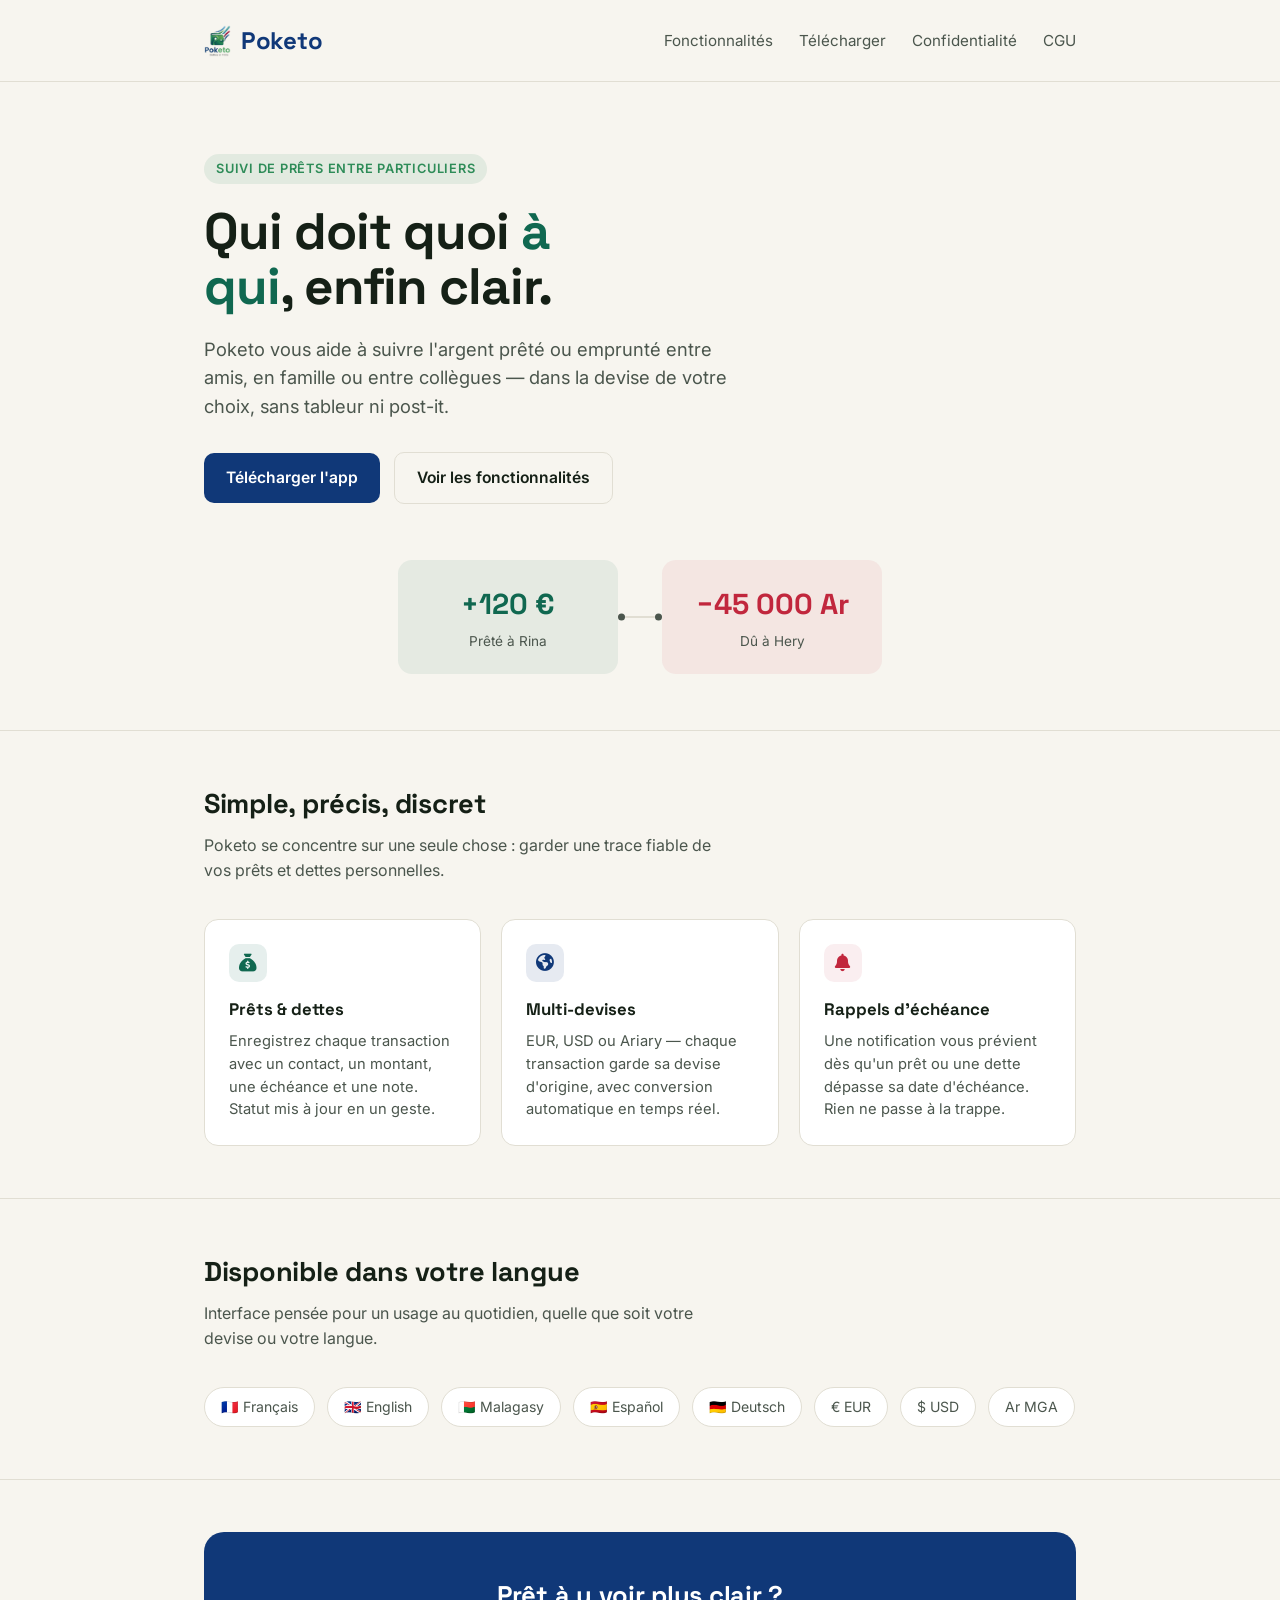
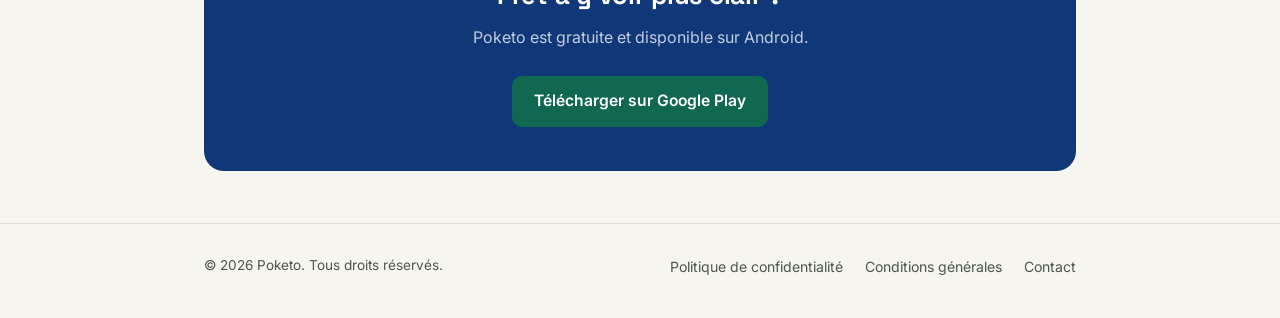
<file: index.html>
<!DOCTYPE html>
<html lang="fr">
<head>
<meta charset="UTF-8">
<meta name="viewport" content="width=device-width, initial-scale=1.0">
<title>Poketo — Suivez vos prêts et dettes entre proches</title>
<meta name="description" content="Poketo est l'application simple pour suivre l'argent prêté et emprunté entre proches, en EUR, USD ou Ariary.">
<link rel="preconnect" href="https://fonts.googleapis.com">
<link href="https://fonts.googleapis.com/css2?family=Space+Grotesk:wght@500;700&family=Inter:wght@400;500;600;700&display=swap" rel="stylesheet">
<link rel="stylesheet" href="https://cdnjs.cloudflare.com/ajax/libs/font-awesome/6.5.1/css/all.min.css">
<link rel="stylesheet" href="styles.css">
</head>
<body>

<header>
  <div class="wrap">
    <a href="index.html" class="logo"><img src="logo.png" alt="Poketo"><span class="pok">Poketo</span></a>
    <nav>
      <a href="#fonctionnalites">Fonctionnalités</a>
      <a href="#telecharger">Télécharger</a>
      <a href="confidentialite.html">Confidentialité</a>
      <a href="conditions.html">CGU</a>
    </nav>
  </div>
</header>

<main>
  <section class="hero">
    <div class="wrap">
      <span class="eyebrow">Suivi de prêts entre particuliers</span>
      <h1>Qui doit quoi <span class="accent">à qui</span>, enfin clair.</h1>
      <p class="lead">Poketo vous aide à suivre l'argent prêté ou emprunté entre amis, en famille ou entre collègues — dans la devise de votre choix, sans tableur ni post-it.</p>
      <div class="cta-row">
        <a href="#telecharger" class="btn btn-primary">Télécharger l'app</a>
        <a href="#fonctionnalites" class="btn btn-ghost">Voir les fonctionnalités</a>
      </div>

      <div class="balance">
        <div class="balance-side lend">
          <div class="amount">+120 €</div>
          <div class="label">Prêté à Rina</div>
        </div>
        <div class="balance-mid"></div>
        <div class="balance-side owe">
          <div class="amount">−45 000 Ar</div>
          <div class="label">Dû à Hery</div>
        </div>
      </div>
    </div>
  </section>

  <section class="section" id="fonctionnalites">
    <div class="wrap">
      <h2>Simple, précis, discret</h2>
      <p class="section-lead">Poketo se concentre sur une seule chose : garder une trace fiable de vos prêts et dettes personnelles.</p>
      <div class="grid3">
        <div class="card">
          <div class="icon" style="background:rgba(16,104,80,0.1);"><i class="fa-solid fa-sack-dollar" style="color:#106850;"></i></div>
          <h3>Prêts &amp; dettes</h3>
          <p>Enregistrez chaque transaction avec un contact, un montant, une échéance et une note. Statut mis à jour en un geste.</p>
        </div>
        <div class="card">
          <div class="icon" style="background:rgba(16,56,120,0.1);"><i class="fa-solid fa-earth-americas" style="color:#103878;"></i></div>
          <h3>Multi-devises</h3>
          <p>EUR, USD ou Ariary — chaque transaction garde sa devise d'origine, avec conversion automatique en temps réel.</p>
        </div>
        <div class="card">
          <div class="icon" style="background:rgba(193,39,61,0.08);"><i class="fa-solid fa-bell" style="color:#c1273d;"></i></div>
          <h3>Rappels d'échéance</h3>
          <p>Une notification vous prévient dès qu'un prêt ou une dette dépasse sa date d'échéance. Rien ne passe à la trappe.</p>
        </div>
      </div>
    </div>
  </section>

  <section class="section">
    <div class="wrap">
      <h2>Disponible dans votre langue</h2>
      <p class="section-lead">Interface pensée pour un usage au quotidien, quelle que soit votre devise ou votre langue.</p>
      <div class="strip">
        <span class="pill">🇫🇷 Français</span>
        <span class="pill">🇬🇧 English</span>
        <span class="pill">🇲🇬 Malagasy</span>
        <span class="pill">🇪🇸 Español</span>
        <span class="pill">🇩🇪 Deutsch</span>
        <span class="pill">€ EUR</span>
        <span class="pill">$ USD</span>
        <span class="pill">Ar MGA</span>
      </div>
    </div>
  </section>

  <section class="section" id="telecharger">
    <div class="wrap">
      <div class="cta-block">
        <h2>Prêt à y voir plus clair ?</h2>
        <p>Poketo est gratuite et disponible sur Android.</p>
        <a href="#" class="btn btn-primary">Télécharger sur Google Play</a>
      </div>
    </div>
  </section>
</main>

<footer>
  <div class="wrap">
    <div class="copyright">© 2026 Poketo. Tous droits réservés.</div>
    <div class="foot-links">
      <a href="confidentialite.html">Politique de confidentialité</a>
      <a href="conditions.html">Conditions générales</a>
      <a href="mailto:contact@poketo.app">Contact</a>
    </div>
  </div>
</footer>

</body>
</html>
</file>
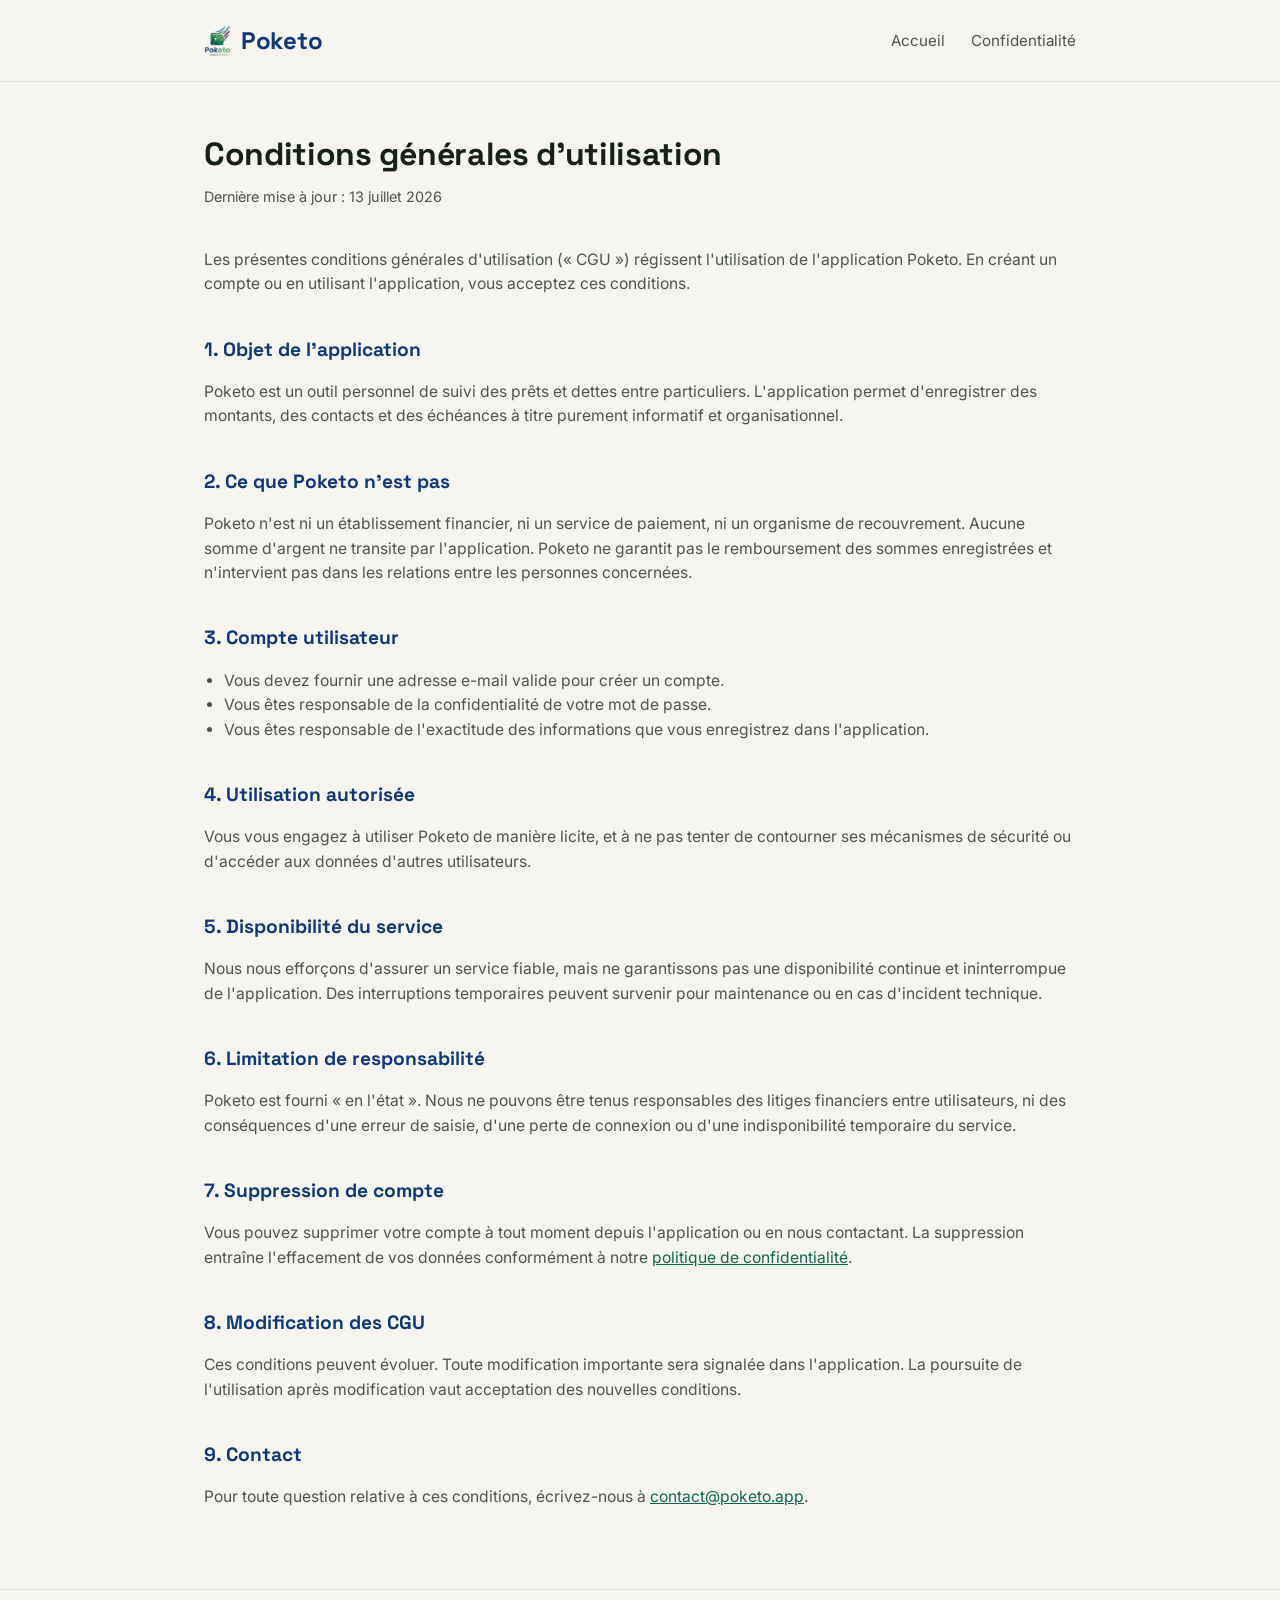
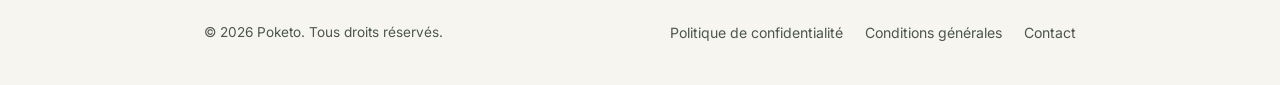
<file: conditions.html>
<!DOCTYPE html>
<html lang="fr">
<head>
<meta charset="UTF-8">
<meta name="viewport" content="width=device-width, initial-scale=1.0">
<title>Conditions générales d'utilisation — Poketo</title>
<link rel="preconnect" href="https://fonts.googleapis.com">
<link href="https://fonts.googleapis.com/css2?family=Space+Grotesk:wght@500;700&family=Inter:wght@400;500;600;700&display=swap" rel="stylesheet">
<link rel="stylesheet" href="styles.css">
</head>
<body class="legal">

<header>
  <div class="wrap">
    <a href="index.html" class="logo"><img src="logo.png" alt="Poketo"><span class="pok">Poketo</span></a>
    <nav>
      <a href="index.html">Accueil</a>
      <a href="confidentialite.html">Confidentialité</a>
    </nav>
  </div>
</header>

<main>
  <div class="wrap">
    <h1>Conditions générales d'utilisation</h1>
    <p class="updated">Dernière mise à jour : 13 juillet 2026</p>

    <p>Les présentes conditions générales d'utilisation (« CGU ») régissent l'utilisation de l'application Poketo. En créant un compte ou en utilisant l'application, vous acceptez ces conditions.</p>

    <h2>1. Objet de l'application</h2>
    <p>Poketo est un outil personnel de suivi des prêts et dettes entre particuliers. L'application permet d'enregistrer des montants, des contacts et des échéances à titre purement informatif et organisationnel.</p>

    <h2>2. Ce que Poketo n'est pas</h2>
    <p>Poketo n'est ni un établissement financier, ni un service de paiement, ni un organisme de recouvrement. Aucune somme d'argent ne transite par l'application. Poketo ne garantit pas le remboursement des sommes enregistrées et n'intervient pas dans les relations entre les personnes concernées.</p>

    <h2>3. Compte utilisateur</h2>
    <ul>
      <li>Vous devez fournir une adresse e-mail valide pour créer un compte.</li>
      <li>Vous êtes responsable de la confidentialité de votre mot de passe.</li>
      <li>Vous êtes responsable de l'exactitude des informations que vous enregistrez dans l'application.</li>
    </ul>

    <h2>4. Utilisation autorisée</h2>
    <p>Vous vous engagez à utiliser Poketo de manière licite, et à ne pas tenter de contourner ses mécanismes de sécurité ou d'accéder aux données d'autres utilisateurs.</p>

    <h2>5. Disponibilité du service</h2>
    <p>Nous nous efforçons d'assurer un service fiable, mais ne garantissons pas une disponibilité continue et ininterrompue de l'application. Des interruptions temporaires peuvent survenir pour maintenance ou en cas d'incident technique.</p>

    <h2>6. Limitation de responsabilité</h2>
    <p>Poketo est fourni « en l'état ». Nous ne pouvons être tenus responsables des litiges financiers entre utilisateurs, ni des conséquences d'une erreur de saisie, d'une perte de connexion ou d'une indisponibilité temporaire du service.</p>

    <h2>7. Suppression de compte</h2>
    <p>Vous pouvez supprimer votre compte à tout moment depuis l'application ou en nous contactant. La suppression entraîne l'effacement de vos données conformément à notre <a href="confidentialite.html">politique de confidentialité</a>.</p>

    <h2>8. Modification des CGU</h2>
    <p>Ces conditions peuvent évoluer. Toute modification importante sera signalée dans l'application. La poursuite de l'utilisation après modification vaut acceptation des nouvelles conditions.</p>

    <h2>9. Contact</h2>
    <p>Pour toute question relative à ces conditions, écrivez-nous à <a href="mailto:contact@poketo.app">contact@poketo.app</a>.</p>
  </div>
</main>

<footer>
  <div class="wrap">
    <div class="copyright">© 2026 Poketo. Tous droits réservés.</div>
    <div class="foot-links">
      <a href="confidentialite.html">Politique de confidentialité</a>
      <a href="conditions.html">Conditions générales</a>
      <a href="mailto:contact@poketo.app">Contact</a>
    </div>
  </div>
</footer>

</body>
</html>
</file>
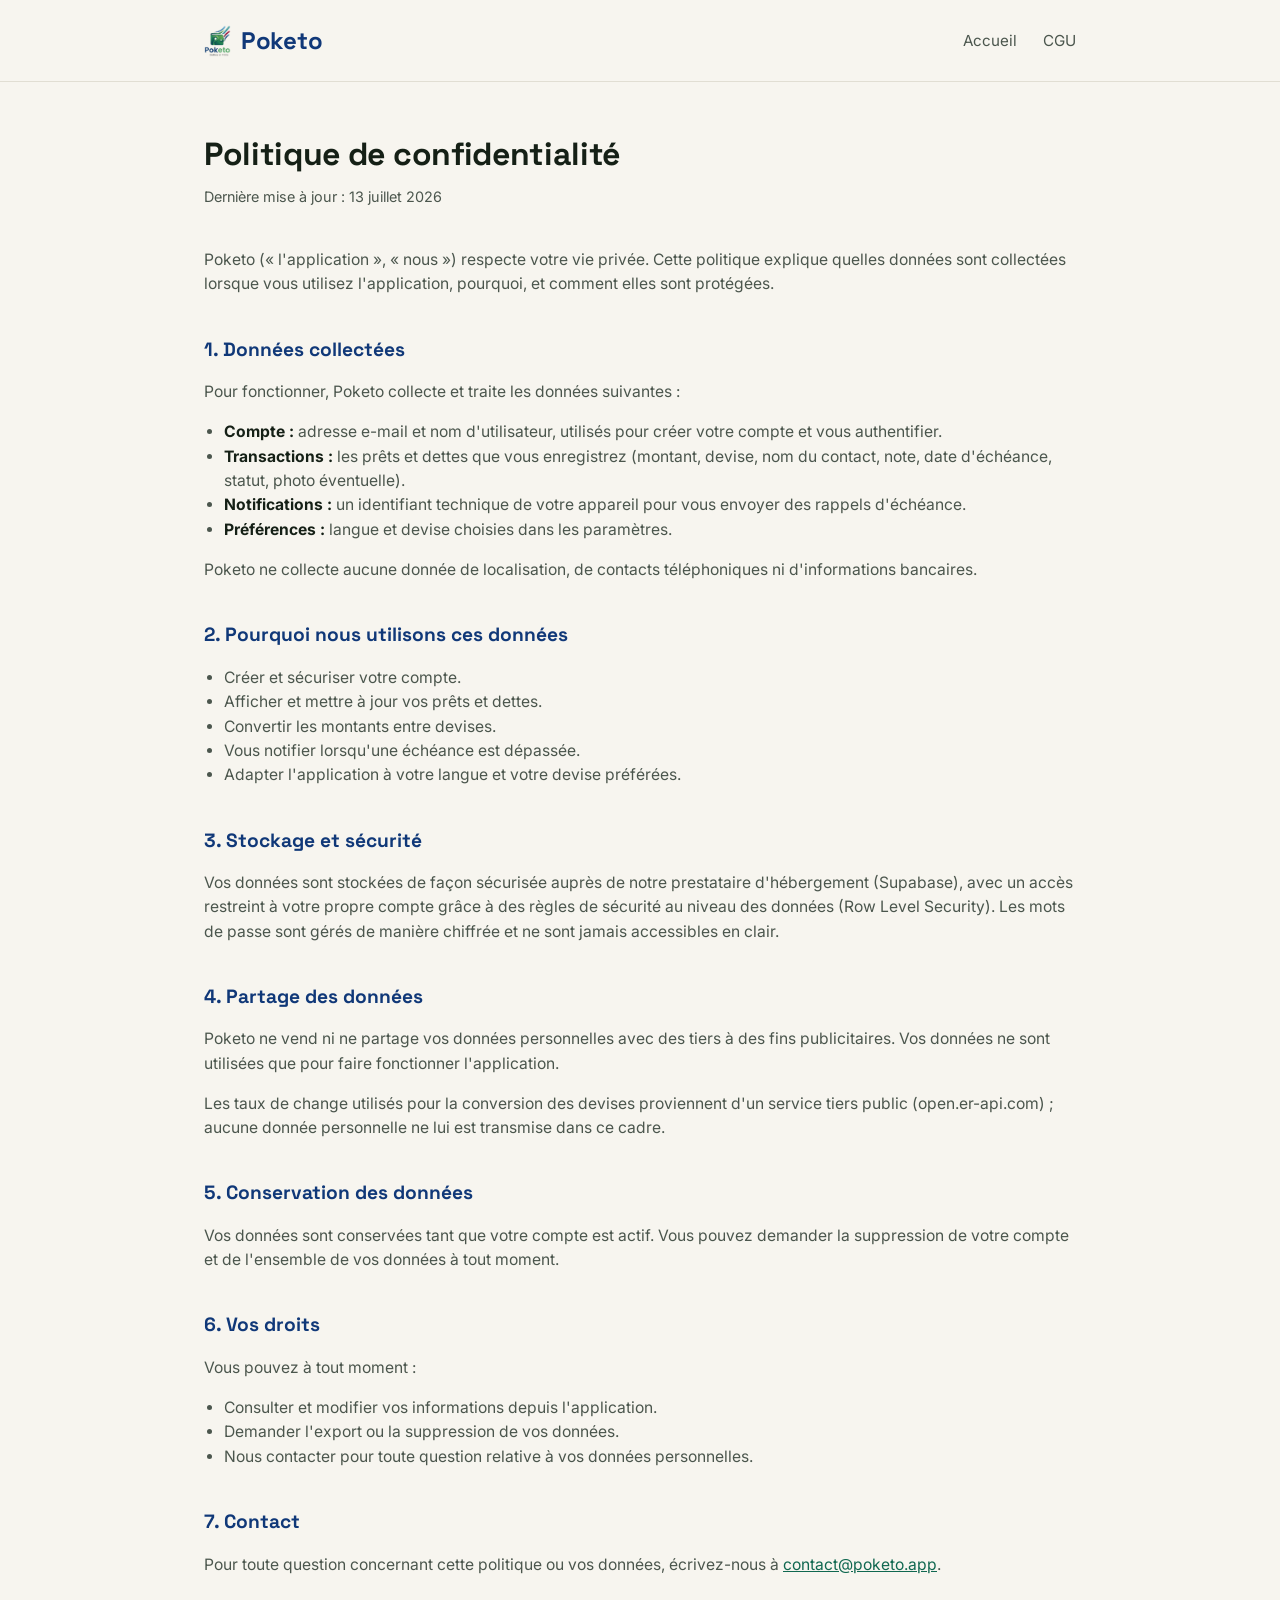
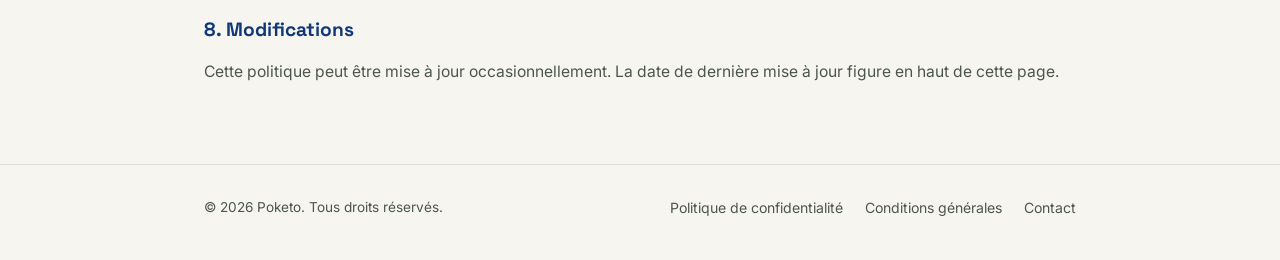
<file: confidentialite.html>
<!DOCTYPE html>
<html lang="fr">
<head>
<meta charset="UTF-8">
<meta name="viewport" content="width=device-width, initial-scale=1.0">
<title>Politique de confidentialité — Poketo</title>
<link rel="preconnect" href="https://fonts.googleapis.com">
<link href="https://fonts.googleapis.com/css2?family=Space+Grotesk:wght@500;700&family=Inter:wght@400;500;600;700&display=swap" rel="stylesheet">
<link rel="stylesheet" href="styles.css">
</head>
<body class="legal">

<header>
  <div class="wrap">
    <a href="index.html" class="logo"><img src="logo.png" alt="Poketo"><span class="pok">Poketo</span></a>
    <nav>
      <a href="index.html">Accueil</a>
      <a href="conditions.html">CGU</a>
    </nav>
  </div>
</header>

<main>
  <div class="wrap">
    <h1>Politique de confidentialité</h1>
    <p class="updated">Dernière mise à jour : 13 juillet 2026</p>

    <p>Poketo (« l'application », « nous ») respecte votre vie privée. Cette politique explique quelles données sont collectées lorsque vous utilisez l'application, pourquoi, et comment elles sont protégées.</p>

    <h2>1. Données collectées</h2>
    <p>Pour fonctionner, Poketo collecte et traite les données suivantes :</p>
    <ul>
      <li><strong>Compte :</strong> adresse e-mail et nom d'utilisateur, utilisés pour créer votre compte et vous authentifier.</li>
      <li><strong>Transactions :</strong> les prêts et dettes que vous enregistrez (montant, devise, nom du contact, note, date d'échéance, statut, photo éventuelle).</li>
      <li><strong>Notifications :</strong> un identifiant technique de votre appareil pour vous envoyer des rappels d'échéance.</li>
      <li><strong>Préférences :</strong> langue et devise choisies dans les paramètres.</li>
    </ul>
    <p>Poketo ne collecte aucune donnée de localisation, de contacts téléphoniques ni d'informations bancaires.</p>

    <h2>2. Pourquoi nous utilisons ces données</h2>
    <ul>
      <li>Créer et sécuriser votre compte.</li>
      <li>Afficher et mettre à jour vos prêts et dettes.</li>
      <li>Convertir les montants entre devises.</li>
      <li>Vous notifier lorsqu'une échéance est dépassée.</li>
      <li>Adapter l'application à votre langue et votre devise préférées.</li>
    </ul>

    <h2>3. Stockage et sécurité</h2>
    <p>Vos données sont stockées de façon sécurisée auprès de notre prestataire d'hébergement (Supabase), avec un accès restreint à votre propre compte grâce à des règles de sécurité au niveau des données (Row Level Security). Les mots de passe sont gérés de manière chiffrée et ne sont jamais accessibles en clair.</p>

    <h2>4. Partage des données</h2>
    <p>Poketo ne vend ni ne partage vos données personnelles avec des tiers à des fins publicitaires. Vos données ne sont utilisées que pour faire fonctionner l'application.</p>
    <p>Les taux de change utilisés pour la conversion des devises proviennent d'un service tiers public (open.er-api.com) ; aucune donnée personnelle ne lui est transmise dans ce cadre.</p>

    <h2>5. Conservation des données</h2>
    <p>Vos données sont conservées tant que votre compte est actif. Vous pouvez demander la suppression de votre compte et de l'ensemble de vos données à tout moment.</p>

    <h2>6. Vos droits</h2>
    <p>Vous pouvez à tout moment :</p>
    <ul>
      <li>Consulter et modifier vos informations depuis l'application.</li>
      <li>Demander l'export ou la suppression de vos données.</li>
      <li>Nous contacter pour toute question relative à vos données personnelles.</li>
    </ul>

    <h2>7. Contact</h2>
    <p>Pour toute question concernant cette politique ou vos données, écrivez-nous à <a href="mailto:contact@poketo.app">contact@poketo.app</a>.</p>

    <h2>8. Modifications</h2>
    <p>Cette politique peut être mise à jour occasionnellement. La date de dernière mise à jour figure en haut de cette page.</p>
  </div>
</main>

<footer>
  <div class="wrap">
    <div class="copyright">© 2026 Poketo. Tous droits réservés.</div>
    <div class="foot-links">
      <a href="confidentialite.html">Politique de confidentialité</a>
      <a href="conditions.html">Conditions générales</a>
      <a href="mailto:contact@poketo.app">Contact</a>
    </div>
  </div>
</footer>

</body>
</html>
</file>
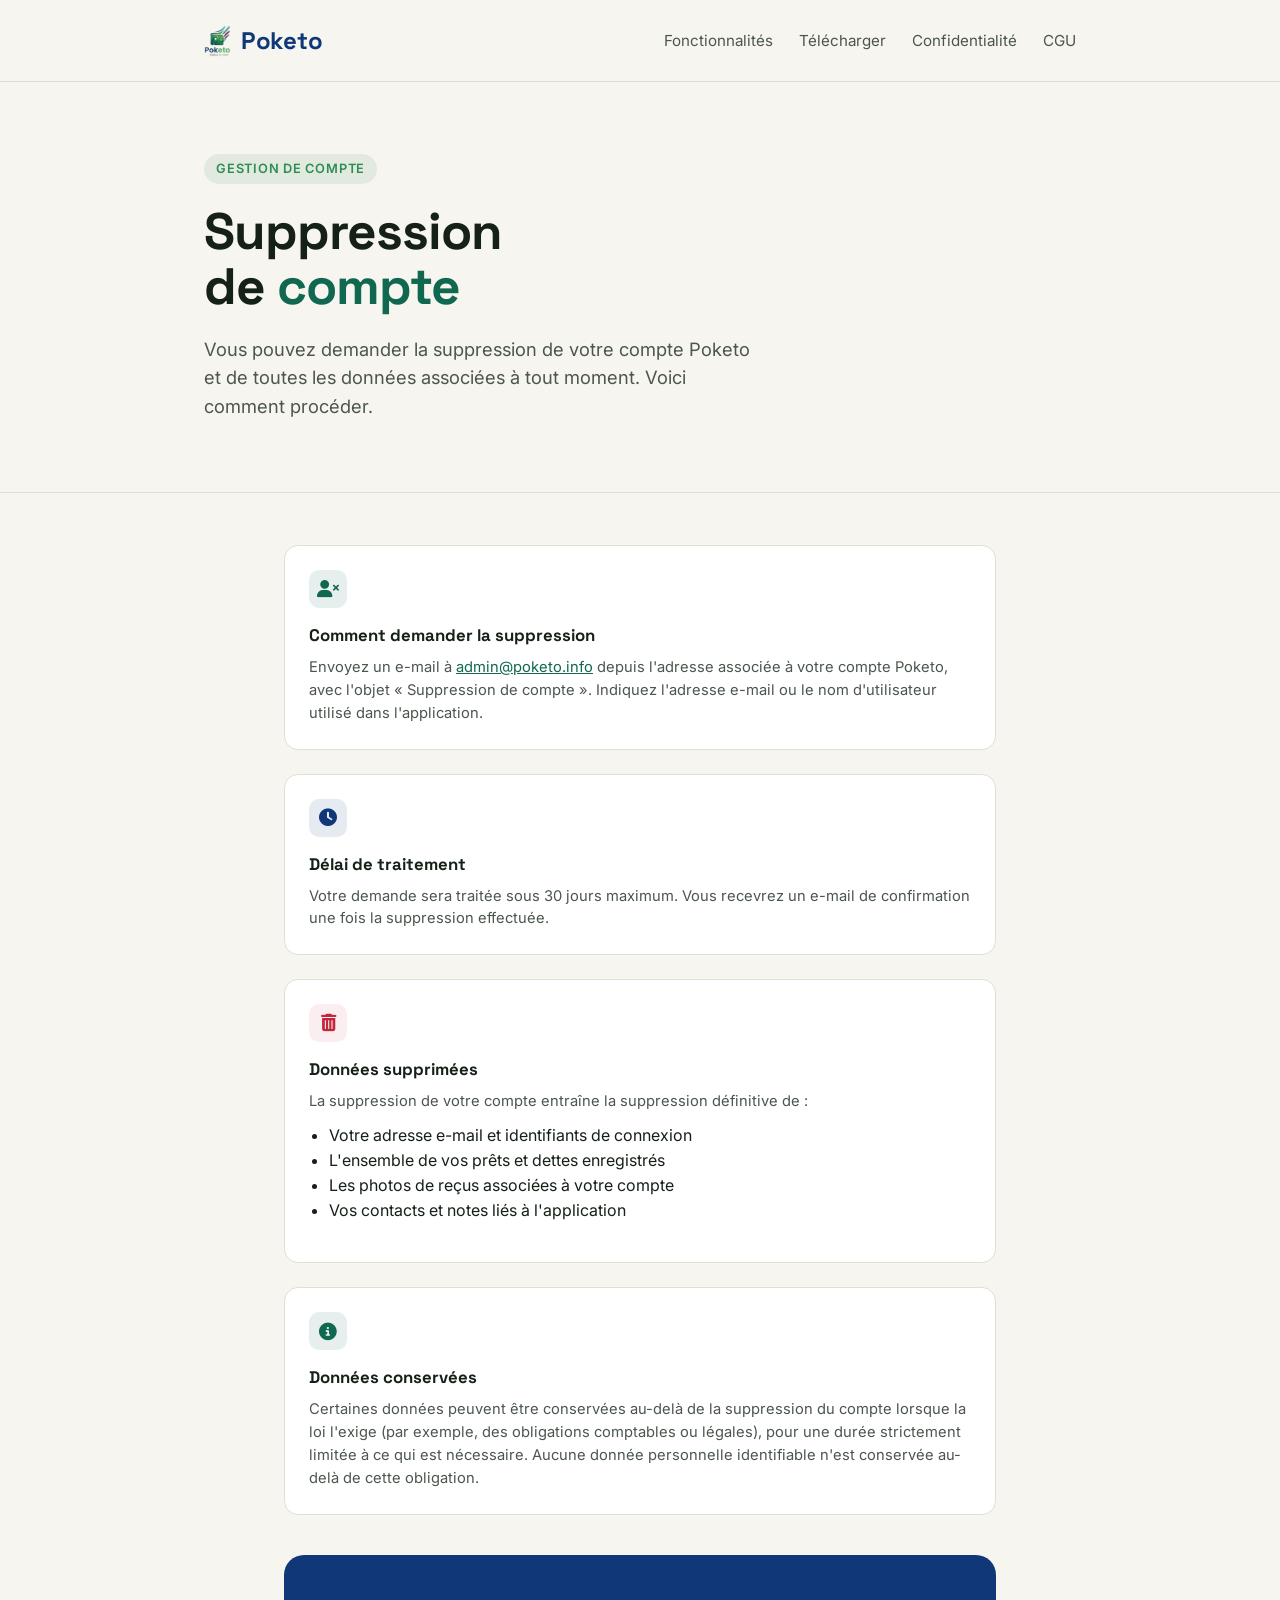
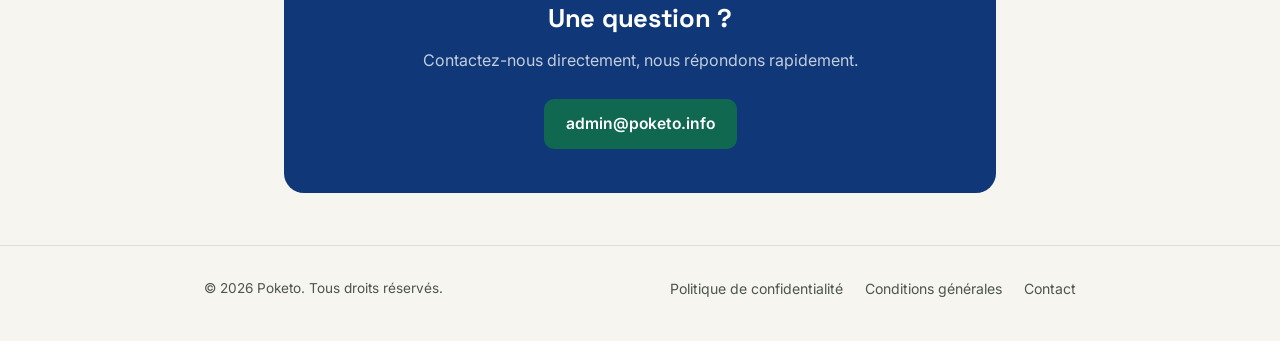
<file: suppression-compte.html>
<!DOCTYPE html>
<html lang="fr">
<head>
<meta charset="UTF-8">
<meta name="viewport" content="width=device-width, initial-scale=1.0">
<title>Suppression de compte — Poketo</title>
<meta name="description" content="Comment demander la suppression de votre compte Poketo et de vos données associées.">
<link rel="preconnect" href="https://fonts.googleapis.com">
<link href="https://fonts.googleapis.com/css2?family=Space+Grotesk:wght@500;700&family=Inter:wght@400;500;600;700&display=swap" rel="stylesheet">
<link rel="stylesheet" href="https://cdnjs.cloudflare.com/ajax/libs/font-awesome/6.5.1/css/all.min.css">
<link rel="stylesheet" href="styles.css">
</head>
<body>

<header>
  <div class="wrap">
    <a href="index.html" class="logo"><img src="logo.png" alt="Poketo"><span class="pok">Poketo</span></a>
    <nav>
      <a href="index.html#fonctionnalites">Fonctionnalités</a>
      <a href="index.html#telecharger">Télécharger</a>
      <a href="confidentialite.html">Confidentialité</a>
      <a href="conditions.html">CGU</a>
    </nav>
  </div>
</header>

<main>
  <section class="hero" style="padding-bottom: 40px;">
    <div class="wrap">
      <span class="eyebrow">Gestion de compte</span>
      <h1>Suppression de <span class="accent">compte</span></h1>
      <p class="lead">Vous pouvez demander la suppression de votre compte Poketo et de toutes les données associées à tout moment. Voici comment procéder.</p>
    </div>
  </section>

  <section class="section">
    <div class="wrap" style="max-width: 760px;">

      <div class="card" style="margin-bottom: 24px;">
        <div class="icon" style="background:rgba(16,104,80,0.1);"><i class="fa-solid fa-user-xmark" style="color:#106850;"></i></div>
        <h3>Comment demander la suppression</h3>
        <p>Envoyez un e-mail à <a href="mailto:admin@poketo.info?subject=Suppression%20de%20compte">admin@poketo.info</a> depuis l'adresse associée à votre compte Poketo, avec l'objet « Suppression de compte ». Indiquez l'adresse e-mail ou le nom d'utilisateur utilisé dans l'application.</p>
      </div>

      <div class="card" style="margin-bottom: 24px;">
        <div class="icon" style="background:rgba(16,56,120,0.1);"><i class="fa-solid fa-clock" style="color:#103878;"></i></div>
        <h3>Délai de traitement</h3>
        <p>Votre demande sera traitée sous 30 jours maximum. Vous recevrez un e-mail de confirmation une fois la suppression effectuée.</p>
      </div>

      <div class="card" style="margin-bottom: 24px;">
        <div class="icon" style="background:rgba(193,39,61,0.08);"><i class="fa-solid fa-trash-can" style="color:#c1273d;"></i></div>
        <h3>Données supprimées</h3>
        <p>La suppression de votre compte entraîne la suppression définitive de :</p>
        <ul style="margin-top: 10px; padding-left: 20px; color: inherit;">
          <li>Votre adresse e-mail et identifiants de connexion</li>
          <li>L'ensemble de vos prêts et dettes enregistrés</li>
          <li>Les photos de reçus associées à votre compte</li>
          <li>Vos contacts et notes liés à l'application</li>
        </ul>
      </div>

      <div class="card">
        <div class="icon" style="background:rgba(16,104,80,0.1);"><i class="fa-solid fa-circle-info" style="color:#106850;"></i></div>
        <h3>Données conservées</h3>
        <p>Certaines données peuvent être conservées au-delà de la suppression du compte lorsque la loi l'exige (par exemple, des obligations comptables ou légales), pour une durée strictement limitée à ce qui est nécessaire. Aucune donnée personnelle identifiable n'est conservée au-delà de cette obligation.</p>
      </div>

      <div class="cta-block" style="margin-top: 40px;">
        <h2>Une question ?</h2>
        <p>Contactez-nous directement, nous répondons rapidement.</p>
        <a href="mailto:admin@poketo.info" class="btn btn-primary">admin@poketo.info</a>
      </div>

    </div>
  </section>
</main>

<footer>
  <div class="wrap">
    <div class="copyright">© <span id="year"></span> Poketo. Tous droits réservés.</div>
    <div class="foot-links">
      <a href="confidentialite.html">Politique de confidentialité</a>
      <a href="conditions.html">Conditions générales</a>
      <a href="mailto:admin@poketo.info">Contact</a>
    </div>
  </div>
</footer>

<script>document.getElementById('year').textContent = new Date().getFullYear();</script>
</body>
</html>
</file>
<file: styles.css>
:root{
  --navy:#103878;
  --green:#106850;
  --green-light:#2E8C58;
  --red:#C1273D;
  --cream:#F7F5EF;
  --ink:#152016;
  --ink-soft:#4B564D;
  --line:#E1DED3;
  --radius:14px;
}

*{box-sizing:border-box;}
html{scroll-behavior:smooth;}
body{
  margin:0;
  background:var(--cream);
  color:var(--ink);
  font-family:'Inter',-apple-system,BlinkMacSystemFont,'Segoe UI',sans-serif;
  line-height:1.55;
  -webkit-font-smoothing:antialiased;
}

a{color:var(--green);}

.wrap{
  max-width:920px;
  margin:0 auto;
  padding:0 24px;
}

/* Header */
header{
  padding:22px 0;
  border-bottom:1px solid var(--line);
}
header .wrap{
  display:flex;
  align-items:center;
  justify-content:space-between;
}
.logo{
  font-family:'Space Grotesk',sans-serif;
  font-size:1.5rem;
  font-weight:700;
  text-decoration:none;
}
.logo .pok{color:var(--navy);}
.logo .eto{color:var(--green);}

nav a{
  color:var(--ink-soft);
  text-decoration:none;
  font-size:0.95rem;
  margin-left:22px;
}
nav a:hover{color:var(--navy);}

/* Hero */
.hero{
  padding:72px 0 56px;
}
.hero .eyebrow{
  display:inline-block;
  font-size:0.8rem;
  font-weight:600;
  letter-spacing:0.06em;
  text-transform:uppercase;
  color:var(--green-light);
  background:rgba(46,140,88,0.1);
  padding:5px 12px;
  border-radius:999px;
  margin-bottom:20px;
}
.hero h1{
  font-family:'Space Grotesk',sans-serif;
  font-size:clamp(2.1rem,5vw,3.2rem);
  line-height:1.08;
  letter-spacing:-0.02em;
  margin:0 0 20px;
  max-width:11ch;
}
.hero h1 .accent{color:var(--green);}
.hero p.lead{
  font-size:1.15rem;
  color:var(--ink-soft);
  max-width:46ch;
  margin:0 0 32px;
}
.cta-row{
  display:flex;
  gap:14px;
  flex-wrap:wrap;
  align-items:center;
}
.btn{
  display:inline-flex;
  align-items:center;
  gap:8px;
  padding:13px 22px;
  border-radius:10px;
  font-weight:600;
  font-size:0.98rem;
  text-decoration:none;
  transition:transform .15s ease, box-shadow .15s ease;
}
.btn-primary{
  background:var(--navy);
  color:#fff;
}
.btn-primary:hover{transform:translateY(-1px);box-shadow:0 6px 16px rgba(16,56,120,0.25);}
.btn-ghost{
  background:transparent;
  color:var(--ink);
  border:1px solid var(--line);
}
.btn-ghost:hover{border-color:var(--navy);color:var(--navy);}

/* Balance illustration */
.balance{
  margin-top:56px;
  display:flex;
  align-items:center;
  justify-content:center;
  gap:0;
}
.balance-side{
  flex:1;
  max-width:220px;
  text-align:center;
  padding:22px 16px;
  border-radius:var(--radius);
}
.balance-side.lend{background:rgba(16,104,80,0.08);}
.balance-side.owe{background:rgba(193,39,61,0.07);}
.balance-side .amount{
  font-family:'Space Grotesk',sans-serif;
  font-size:1.8rem;
  font-weight:700;
}
.balance-side.lend .amount{color:var(--green);}
.balance-side.owe .amount{color:var(--red);}
.balance-side .label{
  font-size:0.85rem;
  color:var(--ink-soft);
  margin-top:4px;
}
.balance-mid{
  width:44px;
  height:2px;
  background:var(--line);
  position:relative;
  flex-shrink:0;
}
.balance-mid::before,.balance-mid::after{
  content:'';
  position:absolute;
  top:50%;
  width:7px;
  height:7px;
  border-radius:50%;
  background:var(--ink-soft);
  transform:translateY(-50%);
}
.balance-mid::before{left:0;}
.balance-mid::after{right:0;}

/* Features */
.section{
  padding:52px 0;
  border-top:1px solid var(--line);
}
.section h2{
  font-family:'Space Grotesk',sans-serif;
  font-size:1.7rem;
  letter-spacing:-0.01em;
  margin:0 0 8px;
}
.section .section-lead{
  color:var(--ink-soft);
  max-width:52ch;
  margin:0 0 36px;
}
.grid3{
  display:grid;
  grid-template-columns:repeat(3,1fr);
  gap:20px;
}
.card{
  background:#fff;
  border:1px solid var(--line);
  border-radius:var(--radius);
  padding:24px;
}
.card .icon{
  width:38px;height:38px;
  border-radius:10px;
  display:flex;align-items:center;justify-content:center;
  margin-bottom:14px;
  font-size:1.1rem;
}
.card h3{
  font-size:1.05rem;
  margin:0 0 8px;
  font-family:'Space Grotesk',sans-serif;
}
.card p{
  font-size:0.92rem;
  color:var(--ink-soft);
  margin:0;
}

/* Languages / currencies strip */
.strip{
  display:flex;
  gap:12px;
  flex-wrap:wrap;
}
.pill{
  border:1px solid var(--line);
  background:#fff;
  border-radius:999px;
  padding:8px 16px;
  font-size:0.88rem;
  color:var(--ink-soft);
}

/* Download CTA */
.cta-block{
  background:var(--navy);
  border-radius:20px;
  padding:44px 36px;
  color:#fff;
  text-align:center;
}
.cta-block h2{
  font-family:'Space Grotesk',sans-serif;
  font-size:1.6rem;
  margin:0 0 10px;
  color:#fff;
}
.cta-block p{
  color:rgba(255,255,255,0.75);
  margin:0 0 26px;
}
.cta-block .btn-primary{
  background:var(--green);
}
.cta-block .btn-primary:hover{box-shadow:0 6px 16px rgba(46,140,88,0.35);}

/* Footer */
footer{
  border-top:1px solid var(--line);
  padding:30px 0 40px;
}
footer .wrap{
  display:flex;
  justify-content:space-between;
  align-items:center;
  flex-wrap:wrap;
  gap:12px;
}
footer .foot-links a{
  color:var(--ink-soft);
  text-decoration:none;
  font-size:0.88rem;
  margin-left:18px;
}
footer .foot-links a:hover{color:var(--navy);}
footer .copyright{
  font-size:0.85rem;
  color:var(--ink-soft);
}

/* Legal pages */
.legal main{
  padding:48px 0 64px;
}
.legal h1{
  font-family:'Space Grotesk',sans-serif;
  font-size:2rem;
  letter-spacing:-0.01em;
  margin:0 0 6px;
}
.legal .updated{
  color:var(--ink-soft);
  font-size:0.9rem;
  margin:0 0 40px;
}
.legal h2{
  font-family:'Space Grotesk',sans-serif;
  font-size:1.2rem;
  margin:38px 0 12px;
  color:var(--navy);
}
.legal p, .legal li{
  color:var(--ink-soft);
  font-size:0.98rem;
}
.legal ul{padding-left:20px;}
.legal strong{color:var(--ink);}

@media (max-width:720px){
  .grid3{grid-template-columns:1fr;}
  .balance{flex-direction:column;gap:16px;}
  .balance-mid{width:2px;height:30px;}
  .balance-mid::before,.balance-mid::after{left:50%;transform:translateX(-50%);}
  .balance-mid::before{top:0;}
  .balance-mid::after{top:auto;bottom:0;}
  nav a{margin-left:14px;font-size:0.88rem;}
  .cta-block{padding:34px 22px;}
}

.logo{
  display:flex;
  align-items:center;
  gap:10px;
  font-family:'Space Grotesk',sans-serif;
  font-size:1.5rem;
  font-weight:700;
  text-decoration:none;
  letter-spacing:-0.01em;
}
.logo img{
  height:32px;
  width:auto;
  display:block;
}
</file>
